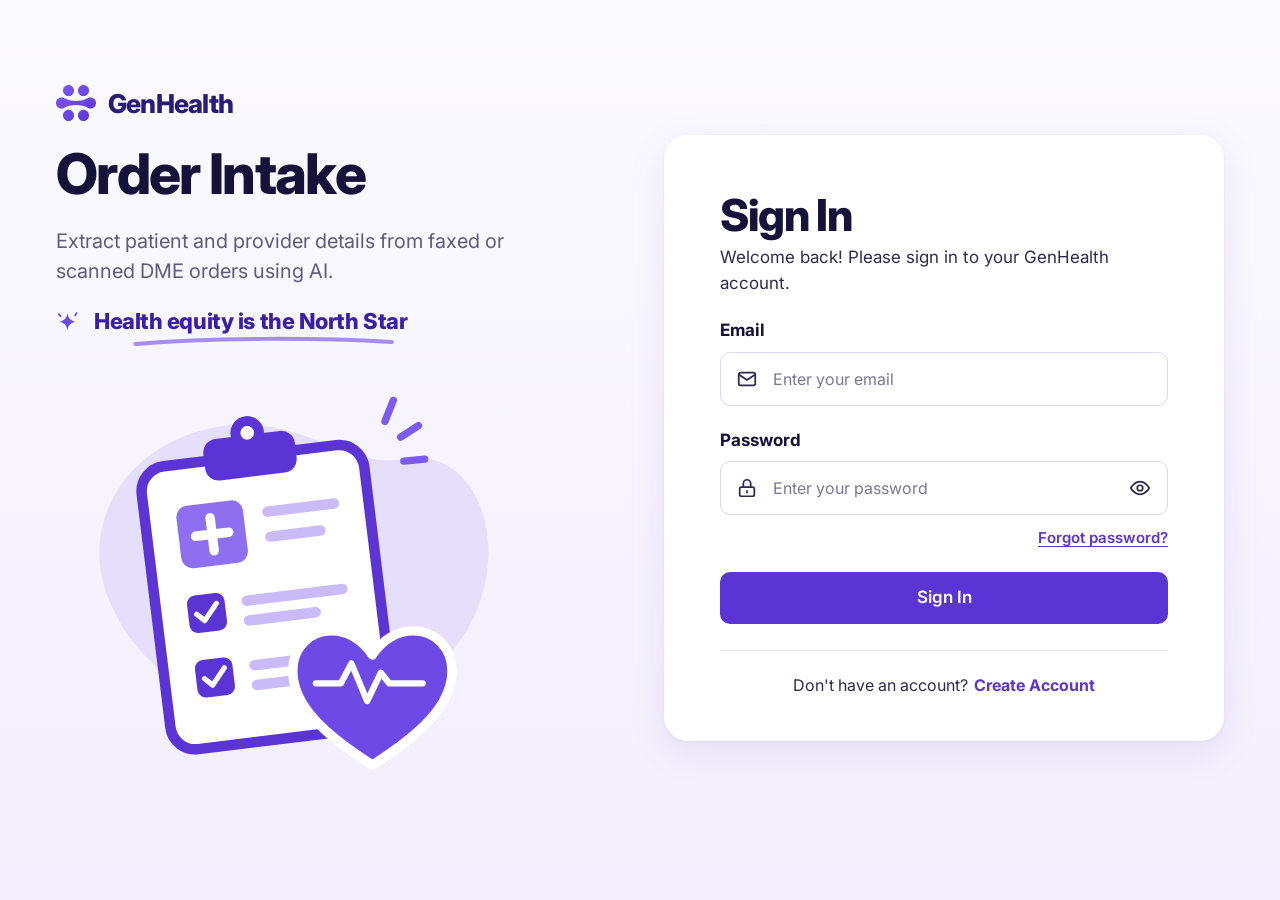
<file: frontend/index.html>
﻿<!doctype html>
<html lang="en">
<head>
<meta charset="utf-8">
<meta name="viewport" content="width=device-width, initial-scale=1">
<title>GenHealth Â· Order Intake</title>
<link rel="icon" type="image/svg+xml" href="genhealth-mark.svg?v=5">
<link rel="preconnect" href="https://fonts.googleapis.com">
<link rel="preconnect" href="https://fonts.gstatic.com" crossorigin>
<link href="https://fonts.googleapis.com/css2?family=Inter:wght@400;500;600;700;800&family=IBM+Plex+Mono:wght@400;500&display=swap" rel="stylesheet">
<link rel="stylesheet" href="styles.css?v=6">
</head>
<body>

<!-- ======================= SIGN IN ======================= -->
<section class="auth" id="v-signin" hidden>
  <div class="auth-body">
    <div class="auth-side">
      <span class="brand"><span class="brand-mark" aria-hidden="true"></span>GenHealth</span>
      <h1>Order Intake</h1>
      <p class="lead">Extract patient and provider details from faxed or scanned DME orders using AI.</p>
      <p class="northstar sm" data-northstar></p>
      <div data-illus></div>
    </div>
    <div class="auth-card">
      <form id="f-signin" novalidate aria-labelledby="signin-h">
        <div><h2 id="signin-h">Sign In</h2><p class="sub">Welcome back! Please sign in to your GenHealth account.</p></div>
        <p class="formerr" id="si-err" role="alert" hidden></p>
        <div class="field" id="si-email-f">
          <label for="si-email">Email</label>
          <div class="inwrap"><i data-icon="mail" data-size="22" class="lead-ic"></i><input class="input has-lead" id="si-email" type="email" autocomplete="email" placeholder="Enter your email" aria-describedby="si-email-e"></div>
          <span class="err" id="si-email-e" hidden></span>
        </div>
        <div class="field" id="si-pw-f">
          <label for="si-pw">Password</label>
          <div class="inwrap"><i data-icon="lock" data-size="22" class="lead-ic"></i><input class="input has-lead has-trail" id="si-pw" type="password" autocomplete="current-password" placeholder="Enter your password" aria-describedby="si-pw-e"><button type="button" class="ghostbtn trail" data-reveal="si-pw" aria-label="Show password"><i data-icon="eye" data-size="22"></i></button></div>
          <span class="err" id="si-pw-e" hidden></span>
        </div>
        <div class="forgot"><button type="button" class="linkbtn" id="forgot">Forgot password?</button></div>
        <p class="formnote" id="forgot-note" hidden>Password reset by email isn't part of this MVP. Ask your administrator to reset your account, or create a new one.</p>
        <button class="btn btn-primary btn-block" type="submit" id="si-btn">Sign In</button>
        <hr>
        <p class="foot">Don't have an account?<a href="#/signup">Create Account</a></p>
      </form>
    </div>
  </div>
</section>

<!-- ======================= CREATE ACCOUNT ======================= -->
<section class="auth" id="v-signup" hidden>
  <div class="auth-top">
    <span class="brand"><span class="brand-mark" aria-hidden="true"></span>GenHealth</span>
    <p class="already" style="margin:0">Already have an account?<a href="#/signin">Sign in</a></p>
  </div>
  <div class="auth-body">
    <div class="auth-side" style="align-items:center;flex:1 1 360px;max-width:460px"><div data-illus></div></div>
    <div class="auth-card">
      <form id="f-signup" novalidate aria-labelledby="signup-h">
        <div style="display:flex;flex-direction:column;gap:10px">
          <h2 id="signup-h">Create Account</h2>
          <p class="northstar sm" data-northstar data-nospark></p>
        </div>
        <p class="desc">Create your GenHealth account to get started with order intake.</p>
        <p class="formerr" id="su-err" role="alert" hidden></p>
        <div class="field" id="su-email-f">
          <label for="su-email">Email</label>
          <div class="inwrap"><i data-icon="mail" data-size="22" class="lead-ic"></i><input class="input has-lead" id="su-email" type="email" autocomplete="email" placeholder="Enter your email" aria-describedby="su-email-e"></div>
          <span class="err" id="su-email-e" hidden></span>
        </div>
        <div class="field" id="su-pw-f">
          <label for="su-pw">Password</label>
          <div class="inwrap"><i data-icon="lock" data-size="22" class="lead-ic"></i><input class="input has-lead has-trail" id="su-pw" type="password" autocomplete="new-password" placeholder="Create a password" aria-describedby="su-pw-e su-rule"><button type="button" class="ghostbtn trail" data-reveal="su-pw" aria-label="Show password"><i data-icon="eye" data-size="22"></i></button></div>
          <span class="err" id="su-pw-e" hidden></span>
        </div>
        <div class="field" id="su-pw2-f">
          <label for="su-pw2">Confirm Password</label>
          <div class="inwrap"><i data-icon="lock" data-size="22" class="lead-ic"></i><input class="input has-lead has-trail" id="su-pw2" type="password" autocomplete="new-password" placeholder="Confirm your password" aria-describedby="su-pw2-e"><button type="button" class="ghostbtn trail" data-reveal="su-pw2" aria-label="Show password"><i data-icon="eye" data-size="22"></i></button></div>
          <span class="err" id="su-pw2-e" hidden></span>
        </div>
        <p class="rule" id="su-rule">Use at least 8 characters with a letter, number, and symbol.</p>
        <button class="btn btn-primary btn-block" type="submit" id="su-btn">Create Account</button>
        <p class="legal">By creating an account, you agree to use it only for orders you're authorized to process.</p>
      </form>
    </div>
  </div>
</section>

<!-- ======================= APP ======================= -->
<div id="shell" hidden>
  <header class="topbar">
    <a href="#/dashboard" class="brand sm" aria-label="GenHealth home"><span class="brand-mark" aria-hidden="true"></span>GenHealth</a>
    <div class="right">
      <a class="intake-pill" href="#/intake"><i data-icon="file" data-size="22"></i><span>Order Intake</span></a>
      <a class="ghostbtn" href="/docs" target="_blank" rel="noopener" aria-label="Help: API documentation (opens in a new tab)" title="API documentation"><i data-icon="help" data-size="24"></i></a>
      <div class="menuwrap">
        <button type="button" class="ghostbtn" id="bellBtn" aria-haspopup="menu" aria-expanded="false" aria-label="Notifications"><i data-icon="bell" data-size="24"></i><span class="dot" id="bellDot" hidden></span></button>
        <div class="menu wide" id="bellMenu" role="menu" hidden></div>
      </div>
      <div class="menuwrap">
        <button type="button" class="avatarbtn" id="userBtn" aria-haspopup="menu" aria-expanded="false" aria-label="Account menu"><span class="avatar" id="uAvatar"></span><i data-icon="chevDown" data-size="18"></i></button>
        <div class="menu" id="userMenu" role="menu" hidden>
          <div class="mhead"><b id="uName"></b><span id="uEmail"></span></div>
          <a href="#/settings" role="menuitem"><i data-icon="settings" data-size="16"></i>Settings</a>
          <button type="button" role="menuitem" class="danger" id="signOut"><i data-icon="logout" data-size="16"></i>Sign out</button>
        </div>
      </div>
    </div>
  </header>

  <div class="app">
    <aside class="sidebar">
      <nav class="nav" aria-label="Main">
        <a href="#/dashboard" data-nav="dashboard"><i data-icon="home" data-size="22"></i>Dashboard</a>
        <a href="#/orders" data-nav="orders"><i data-icon="list" data-size="22"></i>Orders</a>
        <a href="#/reports" data-nav="reports"><i data-icon="bars" data-size="22"></i>Reports</a>
        <a href="#/settings" data-nav="settings"><i data-icon="settings" data-size="22"></i>Settings</a>
      </nav>
    </aside>

    <main class="main" id="main">
      <!-- DASHBOARD -->
      <section class="view" id="v-dashboard" hidden aria-labelledby="dash-h">
        <div class="pagehead">
          <div class="titles"><h1 id="dash-h">Dashboard</h1><p class="northstar sm" data-northstar data-period></p></div>
          <div class="selwrap lg"><i data-icon="calendar" class="lead-ic" data-size="20"></i><label class="sr" for="dash-days">Date range</label>
            <select class="select has-lead" id="dash-days"><option value="7">Last 7 Days</option><option value="30" selected>Last 30 Days</option><option value="90">Last 90 Days</option></select>
            <i data-icon="chevDown" class="chev" data-size="18"></i></div>
        </div>
        <div class="stats" id="dash-kpis"></div>
        <div class="charts">
          <div class="card panel">
            <h2 id="trend-h">Order Trends</h2>
            <div class="chartbox" id="trend" role="img" aria-labelledby="trend-h"></div>
            <p class="chartnote" id="trend-note"></p>
          </div>
          <div class="card panel">
            <h2 id="donut-h">Orders by Status</h2>
            <div class="donutwrap"><div class="chartbox" id="donut"></div><ul class="legend" id="donut-legend" aria-label="Orders by status"></ul></div>
          </div>
        </div>
        <div class="card panel">
          <h2>Recent Orders <a href="#/orders">View All Orders<i data-icon="arrowRight" data-size="18"></i></a></h2>
          <div class="tablebox"><table><thead><tr><th scope="col">Order ID</th><th scope="col">Patient</th><th scope="col">Source</th><th scope="col">Provider</th><th scope="col">Status</th><th scope="col">Created</th></tr></thead><tbody id="dash-recent"></tbody></table></div>
          <div class="emptystate" id="dash-empty" hidden></div>
        </div>
      </section>

      <!-- ORDER INTAKE -->
      <section class="view" id="v-intake" hidden aria-labelledby="in-h">
        <div class="intake-hero">
          <div class="txt">
            <h1 id="in-h">Order Intake</h1>
            <p class="lead">Extract patient and provider details from faxed or scanned DME orders using AI. Every value is checked, and you confirm it before it's saved as ready.</p>
            <p class="northstar" data-northstar></p>
          </div>
          <div class="illus" data-illus></div>
        </div>
        <div class="uploadcard">
          <div class="dropzone" id="drop">
            <i data-icon="cloudUp" data-size="64" class="cloud"></i>
            <h2>Upload an order</h2>
            <p>Drag and drop a PDF or image, or click to browse</p>
            <label class="btn btn-primary filelabel"><i data-icon="upload" data-size="20"></i>Choose File<input type="file" id="up-file" accept="application/pdf,.pdf,image/png,image/jpeg,.png,.jpg,.jpeg" multiple></label>
          </div>
        </div>
        <p class="formats"><i data-icon="file" data-size="18"></i>Supported formats: PDF, PNG, JPG, JPEG<span class="sep" aria-hidden="true">|</span>Max size: 20 MB (PDF), 5 MB (images)</p>
        <div class="card" id="up-card" hidden style="max-width:960px;width:100%;margin:0 auto">
          <div class="panel" style="padding-bottom:4px"><h2>Uploads this session</h2></div>
          <ul class="queue" id="up-queue" aria-live="polite"></ul>
        </div>
      </section>

      <!-- ORDERS -->
      <section class="view" id="v-orders" hidden aria-labelledby="orders-h">
        <div class="pagehead">
          <div class="titles"><h1 id="orders-h">Orders</h1><p class="sub" style="margin:0">Every order you've uploaded or entered, newest first.</p></div>
          <a class="btn btn-primary" href="#/intake"><i data-icon="plus" data-size="18"></i>Upload Order</a>
        </div>
        <div class="toolbar">
          <label class="search"><span class="sr">Search orders</span><i data-icon="search" data-size="18"></i><input type="search" id="ord-q" placeholder="Search by patient, provider, NPI or order ID (GH-â€¦)" autocomplete="off"></label>
          <div class="selwrap"><label class="sr" for="ord-status">Status</label>
            <select class="select" id="ord-status">
              <option value="">All Statuses</option><option value="ready">Processed</option><option value="needs_review">In Review / Needs Attention</option>
              <option value="processing">Processing</option><option value="draft">Draft</option><option value="failed">Failed</option>
            </select><i data-icon="chevDown" class="chev" data-size="16"></i></div>
          <div class="selwrap"><i data-icon="calendar" class="lead-ic" data-size="18"></i><label class="sr" for="ord-days">Date range</label>
            <select class="select has-lead" id="ord-days"><option value="7">Last 7 Days</option><option value="30" selected>Last 30 Days</option><option value="90">Last 90 Days</option><option value="">All Time</option></select>
            <i data-icon="chevDown" class="chev" data-size="16"></i></div>
        </div>
        <div class="card tablecard">
          <div class="tablebox">
            <table><thead><tr><th scope="col">Order ID</th><th scope="col">Patient</th><th scope="col">Provider</th><th scope="col">Status</th><th scope="col">Created</th><th scope="col"><span class="sr">Actions</span></th></tr></thead><tbody id="ord-rows"></tbody></table>
          </div>
          <div class="emptystate" id="ord-empty" hidden></div>
          <div class="tfoot"><span id="ord-showing" aria-live="polite"></span><div class="pager" id="ord-pager"></div></div>
        </div>
      </section>

      <!-- REVIEW -->
      <section class="view" id="v-review" hidden aria-labelledby="rv-h">
        <div class="pagehead">
          <div>
            <nav class="crumbs" aria-label="Breadcrumb"><a href="#/orders"><i data-icon="arrowLeft" data-size="16"></i>Orders</a><span aria-hidden="true">/</span><b id="rv-crumb"></b></nav>
            <h1 id="rv-h">Review Order</h1>
            <p class="sub" id="rv-sub"></p>
          </div>
          <span id="rv-status"></span>
        </div>
        <div class="review">
          <div style="display:flex;flex-direction:column;gap:16px;min-width:0">
            <div class="card statecard" id="rv-processing" hidden>
              <span class="spinner lg" aria-hidden="true"></span><h2>Reading the documentâ€¦</h2>
              <p>Patient and provider details are being extracted and checked. This page updates automatically.</p>
            </div>
            <div class="card statecard" id="rv-failed" hidden>
              <i data-icon="xCircle" data-size="40" style="color:var(--err)"></i><h2>Extraction failed</h2><p id="rv-failed-msg"></p>
              <div style="display:flex;gap:12px;flex-wrap:wrap;justify-content:center">
                <button type="button" class="btn btn-primary" id="rv-retry"><i data-icon="refresh" data-size="18"></i>Retry extraction</button>
                <button type="button" class="btn btn-outline" id="rv-manual">Enter manually</button>
              </div>
            </div>
            <form class="card fieldscard" id="rv-form" novalidate>
              <p class="formerr" id="rv-err" role="alert" hidden></p>
              <div class="section"><h2 class="sechead"><i data-icon="user"></i>Patient Information</h2><div class="section" id="rv-patient"></div></div>
              <div class="divider"></div>
              <div class="section"><h2 class="sechead"><i data-icon="steth"></i>Ordering Provider</h2><div class="section" id="rv-provider"></div></div>
              <div class="notice" id="rv-notice" role="status"></div>
            </form>
          </div>
          <div class="card doccard" id="rv-doc">
            <div class="tabs" role="tablist" aria-label="Source">
              <button type="button" role="tab" id="tab-src" aria-selected="true" aria-controls="pane-src">Source Document</button>
              <button type="button" role="tab" id="tab-json" aria-selected="false" aria-controls="pane-json">Extraction JSON</button>
            </div>
            <div id="pane-src" role="tabpanel" aria-labelledby="tab-src" style="display:flex;flex-direction:column;gap:12px">
              <div class="doctools" id="doc-tools">
                <div class="pagenav">
                  <button type="button" class="iconbtn" id="pg-prev" aria-label="Previous page"><i data-icon="chevLeft" data-size="16"></i></button>
                  <span id="pg-label" aria-live="polite">Page 1 of 1</span>
                  <button type="button" class="iconbtn" id="pg-next" aria-label="Next page"><i data-icon="chevRight" data-size="16"></i></button>
                </div>
                <div class="zoom"><label class="sr" for="zoom">Zoom</label>
                  <select id="zoom"><option value="fit">Fit width</option><option value="0.5">50%</option><option value="0.75">75%</option><option value="1">100%</option><option value="1.25">125%</option><option value="1.5">150%</option><option value="2">200%</option></select>
                  <i data-icon="chevDown" data-size="16"></i></div>
              </div>
              <div class="viewer" id="viewer"></div>
            </div>
            <div id="pane-json" role="tabpanel" aria-labelledby="tab-json" hidden><pre class="json mono" id="json"></pre></div>
          </div>
        </div>
        <div class="actionsbar" id="rv-actions">
          <div class="grp">
            <a class="btn btn-outline" href="#/orders"><i data-icon="arrowLeft" data-size="18"></i>Back</a>
            <button type="button" class="btn btn-danger" id="rv-delete"><i data-icon="trash" data-size="18"></i>Delete</button>
          </div>
          <div class="grp">
            <button type="button" class="btn btn-soft" id="rv-draft">Save as Draft</button>
            <button type="button" class="btn btn-primary" id="rv-approve"><i data-icon="check" data-size="18"></i>Approve &amp; Save</button>
          </div>
        </div>
      </section>

      <!-- REPORTS -->
      <section class="view" id="v-reports" hidden aria-labelledby="rep-h">
        <div class="pagehead">
          <div class="titles"><h1 id="rep-h">Reports</h1><p class="sub" style="margin:0">Order volume and outcomes for the selected period, compared with the period before.</p></div>
          <div style="display:flex;gap:12px;flex-wrap:wrap">
            <div class="selwrap lg" style="flex-basis:220px"><i data-icon="calendar" class="lead-ic" data-size="20"></i><label class="sr" for="rep-days">Date range</label>
              <select class="select has-lead" id="rep-days"><option value="7">Last 7 Days</option><option value="30" selected>Last 30 Days</option><option value="90">Last 90 Days</option></select>
              <i data-icon="chevDown" class="chev" data-size="18"></i></div>
            <button type="button" class="btn btn-primary" id="rep-csv" style="height:50px"><i data-icon="download" data-size="18"></i>Download CSV</button>
          </div>
        </div>
        <div class="card panel">
          <h2>Outcome summary</h2>
          <div class="tablebox"><table class="rtable"><thead><tr><th scope="col">Metric</th><th scope="col" class="num">This period</th><th scope="col" class="num">Previous period</th><th scope="col" class="num">Change</th></tr></thead><tbody id="rep-summary"></tbody></table></div>
        </div>
        <div class="card panel">
          <h2>Daily volume</h2>
          <div class="tablebox" style="max-height:420px;overflow:auto"><table class="rtable"><thead><tr><th scope="col">Date</th><th scope="col" class="num">Orders created</th></tr></thead><tbody id="rep-daily"></tbody></table></div>
        </div>
      </section>

      <!-- SETTINGS -->
      <section class="view" id="v-settings" hidden aria-labelledby="set-h">
        <div class="pagehead"><div class="titles"><h1 id="set-h">Settings</h1><p class="sub" style="margin:0">Your account and API access.</p></div></div>
        <div class="settings">
          <div class="card panel">
            <h2>Account</h2>
            <div style="display:flex;align-items:center;gap:14px"><span class="avatar lg" id="set-avatar"></span><div><b id="set-name" style="font-size:16px"></b><div style="color:var(--muted)" id="set-email"></div></div></div>
            <dl class="kv"><dt>Email</dt><dd id="set-email2"></dd><dt>Member since</dt><dd id="set-since"></dd><dt>Data access</dt><dd>You can only see orders created by this account.</dd></dl>
            <div><button type="button" class="btn btn-outline" id="set-signout"><i data-icon="logout" data-size="18"></i>Sign out</button></div>
          </div>
          <div class="card panel">
            <h2>API</h2>
            <p style="margin:0;color:var(--muted)">Everything in this app is available over the REST API with the same bearer token.</p>
            <div><a class="btn btn-soft" href="/docs" target="_blank" rel="noopener"><i data-icon="code" data-size="18"></i>Open API documentation</a></div>
          </div>
        </div>
      </section>
    </main>
  </div>
</div>

<div class="toast" id="toast" role="status" hidden></div>
<script src="app.js?v=5"></script>
</body>
</html>
</file>
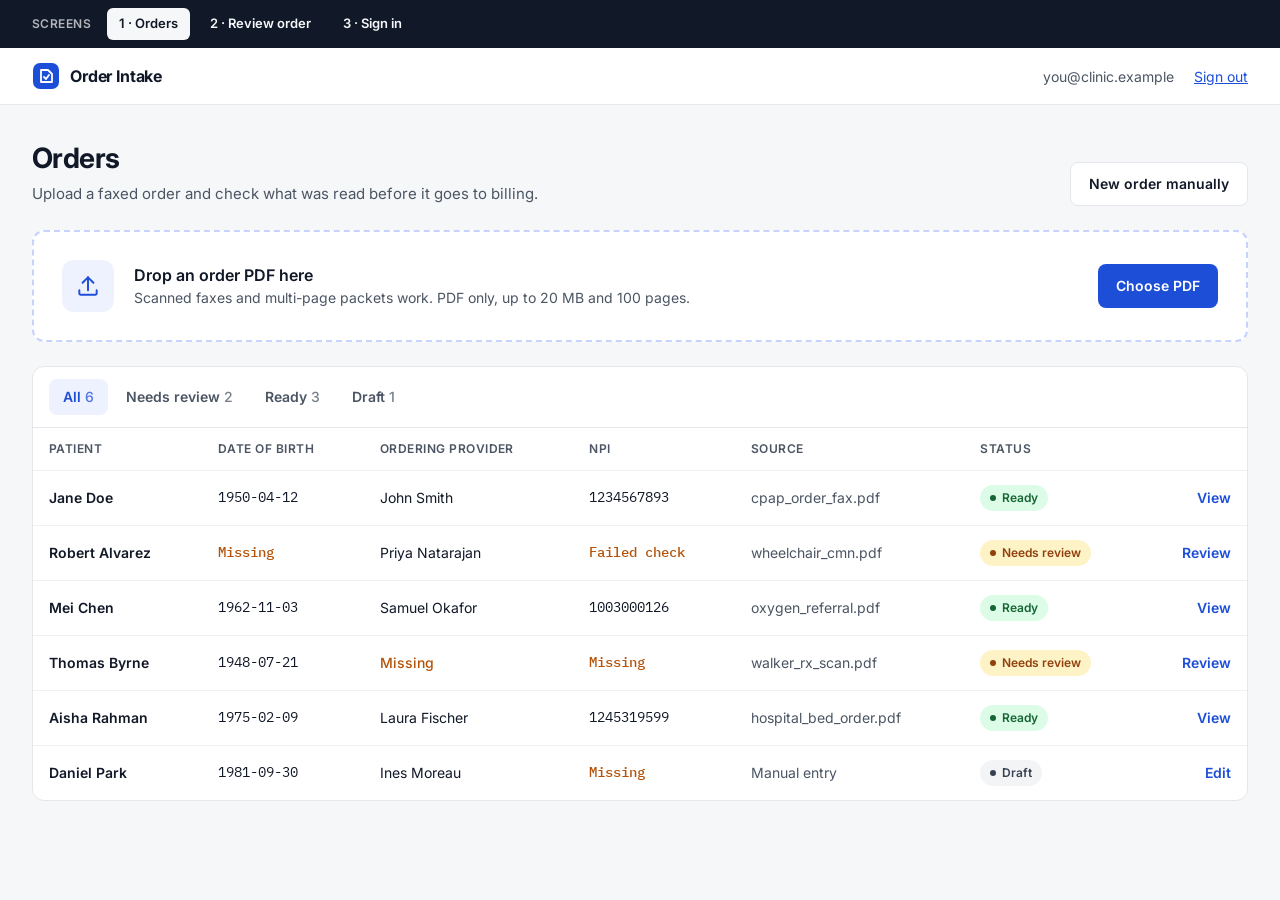
<file: design/order-intake-ui.html>
<!doctype html>
<html lang="en">
<head>
<meta charset="utf-8">
<meta name="viewport" content="width=device-width, initial-scale=1">
<title>Order Intake UI</title>
<link rel="preconnect" href="https://fonts.googleapis.com">
<link href="https://fonts.googleapis.com/css2?family=Inter:wght@400;500;600;700&family=IBM+Plex+Mono:wght@400;500&display=swap" rel="stylesheet">
<style>
:root{
  --bg:#F6F7F9; --surface:#FFFFFF; --ink:#111827; --muted:#4B5563; --line:#E5E7EB; --line-soft:#F0F1F3;
  --accent:#1D4ED8; --accent-ink:#1E3A8A; --accent-soft:#EEF2FF; --accent-ring:#C7D2FE;
  --ok-bg:#DCFCE7; --ok-fg:#166534; --warn-bg:#FEF3C7; --warn-fg:#92400E; --warn-line:#F59E0B;
  --err-bg:#FEE2E2; --err-fg:#991B1B; --draft-bg:#F3F4F6; --draft-fg:#374151; --flag:#B45309;
}
@media (prefers-color-scheme: dark){
  :root:not([data-theme="light"]){
    --bg:#0F1115; --surface:#171A21; --ink:#F3F4F6; --muted:#A1A8B5; --line:#2A2F3A; --line-soft:#222731;
    --accent:#7AA2FF; --accent-ink:#A9C1FF; --accent-soft:#1C2540; --accent-ring:#33457A;
    --ok-bg:#12301F; --ok-fg:#86EFAC; --warn-bg:#3A2A0C; --warn-fg:#FCD34D; --warn-line:#D97706;
    --err-bg:#3B1515; --err-fg:#FCA5A5; --draft-bg:#252A33; --draft-fg:#D1D5DB; --flag:#FBBF24;
  }
}
:root[data-theme="dark"]{
  --bg:#0F1115; --surface:#171A21; --ink:#F3F4F6; --muted:#A1A8B5; --line:#2A2F3A; --line-soft:#222731;
  --accent:#7AA2FF; --accent-ink:#A9C1FF; --accent-soft:#1C2540; --accent-ring:#33457A;
  --ok-bg:#12301F; --ok-fg:#86EFAC; --warn-bg:#3A2A0C; --warn-fg:#FCD34D; --warn-line:#D97706;
  --err-bg:#3B1515; --err-fg:#FCA5A5; --draft-bg:#252A33; --draft-fg:#D1D5DB; --flag:#FBBF24;
}
*{box-sizing:border-box}
body{margin:0;background:var(--bg);color:var(--ink);font:15px/1.5 Inter,system-ui,sans-serif}
a{color:var(--accent)} a:hover{color:var(--accent-ink)}
.mono{font-family:'IBM Plex Mono',ui-monospace,monospace}
.wrap{max-width:1280px;margin:0 auto;padding:0 32px}
@media (max-width:640px){.wrap{padding:0 16px}}
.btn{height:44px;padding:0 18px;border-radius:8px;font:inherit;font-size:14px;font-weight:600;cursor:pointer;display:inline-flex;align-items:center;justify-content:center;gap:8px;text-decoration:none}
.btn-primary{background:var(--accent);color:#fff;border:0}
:root[data-theme="dark"] .btn-primary{color:#0F1115}
@media (prefers-color-scheme: dark){:root:not([data-theme="light"]) .btn-primary{color:#0F1115}}
.btn-secondary{background:var(--surface);color:var(--ink);border:1px solid var(--line)}
.btn-danger{background:transparent;color:var(--err-fg);border:1px solid var(--line)}
.card{background:var(--surface);border:1px solid var(--line);border-radius:12px}
.pill{display:inline-flex;align-items:center;gap:6px;padding:4px 10px;border-radius:999px;font-size:12px;font-weight:600;white-space:nowrap}
.pill::before{content:"";width:6px;height:6px;border-radius:3px;background:currentColor}
.ready{background:var(--ok-bg);color:var(--ok-fg)} .needs_review{background:var(--warn-bg);color:var(--warn-fg)} .draft{background:var(--draft-bg);color:var(--draft-fg)}
.sr{position:absolute;width:1px;height:1px;overflow:hidden;clip:rect(0 0 0 0)}

/* screen switcher (design-review only) */
.switcher{position:sticky;top:0;z-index:5;background:var(--ink);color:var(--bg)}
.switcher .wrap{display:flex;flex-wrap:wrap;align-items:center;gap:8px;padding-top:8px;padding-bottom:8px}
.switcher span{font-size:12px;font-weight:600;letter-spacing:.04em;text-transform:uppercase;opacity:.7;margin-right:8px}
.switcher button{height:32px;padding:0 12px;border-radius:6px;border:0;background:transparent;color:inherit;font:inherit;font-size:13px;font-weight:600;cursor:pointer}
.switcher button[aria-selected="true"]{background:var(--bg);color:var(--ink)}
.screen{display:none} .screen.on{display:block}

/* app header */
.topbar{background:var(--surface);border-bottom:1px solid var(--line)}
.topbar .wrap{display:flex;flex-wrap:wrap;align-items:center;justify-content:space-between;gap:16px;padding-top:14px;padding-bottom:14px}
.brand{display:flex;align-items:center;gap:10px;font-weight:700;font-size:16px;letter-spacing:-.01em}
.topbar nav{display:flex;align-items:center;gap:20px;font-size:14px;color:var(--muted)}

main{padding:32px 0 64px}
.stack{display:flex;flex-direction:column;gap:24px}
.head{display:flex;flex-wrap:wrap;align-items:flex-end;justify-content:space-between;gap:16px}
h1{margin:0;font-size:28px;font-weight:700;letter-spacing:-.02em}
.sub{margin:4px 0 0;color:var(--muted)}

.drop{border:2px dashed var(--accent-ring);border-radius:12px;background:var(--surface);padding:28px;display:flex;flex-wrap:wrap;align-items:center;gap:20px}
.drop.over{background:var(--accent-soft);border-color:var(--accent)}
.drop .ico{width:52px;height:52px;border-radius:12px;background:var(--accent-soft);display:flex;align-items:center;justify-content:center;flex:none;color:var(--accent)}
.drop .txt{flex:999 1 320px}
.drop p{margin:0}
.drop .t1{font-weight:600;font-size:16px} .drop .t2{font-size:14px;color:var(--muted)}
.filelabel{position:relative}
.filelabel input{position:absolute;inset:0;opacity:0;cursor:pointer}

.tabs{display:flex;flex-wrap:wrap;gap:4px;padding:12px 16px;border-bottom:1px solid var(--line)}
.tabs button{height:36px;padding:0 14px;border-radius:8px;border:0;background:transparent;color:var(--muted);font:inherit;font-size:14px;font-weight:600;cursor:pointer}
.tabs button[aria-selected="true"]{background:var(--accent-soft);color:var(--accent)}
.tabs .n{font-weight:500;opacity:.75;margin-left:4px}
.tablebox{overflow-x:auto}
table{width:100%;min-width:880px;border-collapse:collapse;font-size:14px}
th{text-align:left;color:var(--muted);font-size:12px;text-transform:uppercase;letter-spacing:.04em;font-weight:600;padding:12px 16px}
td{padding:14px 16px;border-top:1px solid var(--line-soft)}
td.flag{color:var(--flag);font-weight:500}
.empty{margin:0;padding:32px 16px;text-align:center;color:var(--muted)}

/* review */
.banner{display:flex;flex-wrap:wrap;gap:12px;align-items:flex-start;padding:16px 18px;border-radius:12px;background:var(--warn-bg);color:var(--warn-fg);border:1px solid var(--warn-line)}
.banner p{margin:0}
.split{display:flex;flex-wrap:wrap;gap:24px;align-items:flex-start}
.docpane{flex:1 1 420px;min-width:0;padding:16px;display:flex;flex-direction:column;gap:12px}
.page{aspect-ratio:8.5/11;border-radius:8px;background:repeating-linear-gradient(0deg,var(--line-soft) 0 1px,transparent 1px 22px),var(--bg);border:1px solid var(--line);display:flex;align-items:center;justify-content:center;color:var(--muted);font-size:14px;text-align:center;padding:24px}
.thumbs{display:flex;gap:8px}
.thumbs button{width:56px;height:72px;border-radius:6px;border:1px solid var(--line);background:var(--bg);font:inherit;font-size:12px;color:var(--muted);cursor:pointer}
.thumbs button[aria-current="true"]{border:2px solid var(--accent);color:var(--accent);font-weight:600}
.fields{flex:999 1 480px;min-width:0;padding:24px;display:flex;flex-direction:column;gap:20px}
.field{display:flex;flex-direction:column;gap:6px}
.field .row{display:flex;justify-content:space-between;align-items:center;gap:12px}
.field label{font-size:14px;font-weight:600}
.field input{height:44px;padding:0 12px;border-radius:8px;border:1px solid var(--line);background:var(--surface);color:var(--ink);font:inherit;font-size:15px}
.field input:focus{outline:2px solid var(--accent);outline-offset:1px}
.field.bad input{border-color:var(--warn-line);background:var(--warn-bg)}
.field .src{font-size:13px;color:var(--muted)}
.field .issue{font-size:13px;color:var(--warn-fg);font-weight:500}
.tag{font-size:12px;font-weight:600;padding:2px 8px;border-radius:999px}
.tag.ok{background:var(--ok-bg);color:var(--ok-fg)} .tag.miss{background:var(--warn-bg);color:var(--warn-fg)} .tag.err{background:var(--err-bg);color:var(--err-fg)}
.grid2{display:grid;grid-template-columns:repeat(2,minmax(0,1fr));gap:16px}
@media (max-width:560px){.grid2{grid-template-columns:minmax(0,1fr)}}
.actions{display:flex;flex-wrap:wrap;gap:12px;justify-content:space-between;border-top:1px solid var(--line);padding-top:20px}

/* sign in */
.auth{min-height:calc(100vh - 48px);display:flex;flex-wrap:wrap}
.auth .side{flex:1 1 420px;background:var(--accent);color:#fff;padding:64px 48px;display:flex;flex-direction:column;justify-content:center;gap:28px}
:root[data-theme="dark"] .auth .side{background:var(--accent-soft);color:var(--ink)}
@media (prefers-color-scheme: dark){:root:not([data-theme="light"]) .auth .side{background:var(--accent-soft);color:var(--ink)}}
.auth .side h2{margin:0;font-size:34px;line-height:1.15;letter-spacing:-.02em;max-width:460px}
.auth .side ul{margin:0;padding:0;list-style:none;display:flex;flex-direction:column;gap:14px;max-width:460px}
.auth .side li{display:flex;gap:12px;align-items:flex-start}
.auth .form{flex:1 1 420px;display:flex;align-items:center;justify-content:center;padding:48px 24px}
.auth form{width:100%;max-width:380px;display:flex;flex-direction:column;gap:18px}
.seg{display:grid;grid-template-columns:repeat(2,minmax(0,1fr));background:var(--draft-bg);border-radius:10px;padding:4px}
.seg button{height:40px;border:0;border-radius:8px;background:transparent;color:var(--muted);font:inherit;font-weight:600;cursor:pointer}
.seg button[aria-selected="true"]{background:var(--surface);color:var(--ink);box-shadow:0 1px 2px rgba(0,0,0,.08)}
.hint{font-size:13px;color:var(--muted);margin:0}
</style>
</head>
<body>

<div class="switcher" role="tablist" aria-label="Design screens">
  <div class="wrap">
    <span>Screens</span>
    <button role="tab" aria-selected="true" data-screen="orders">1 · Orders</button>
    <button role="tab" aria-selected="false" data-screen="review">2 · Review order</button>
    <button role="tab" aria-selected="false" data-screen="signin">3 · Sign in</button>
  </div>
</div>

<!-- ============ SCREEN 1: ORDERS ============ -->
<section class="screen on" id="orders" aria-label="Orders dashboard">
  <header class="topbar"><div class="wrap">
    <div class="brand">
      <svg width="28" height="28" viewBox="0 0 28 28" fill="none" aria-hidden="true"><rect x="1" y="1" width="26" height="26" rx="7" fill="var(--accent)"/><path d="M9 8h7l4 4v8H9z" stroke="#fff" stroke-width="1.8" stroke-linejoin="round"/><path d="M12 15l2 2 3-4" stroke="#fff" stroke-width="1.8" stroke-linecap="round" stroke-linejoin="round"/></svg>
      Order Intake
    </div>
    <nav aria-label="Account"><span>you@clinic.example</span><a href="#" data-go="signin">Sign out</a></nav>
  </div></header>

  <main><div class="wrap stack">
    <div class="head">
      <div><h1>Orders</h1><p class="sub">Upload a faxed order and check what was read before it goes to billing.</p></div>
      <button class="btn btn-secondary" type="button">New order manually</button>
    </div>

    <div class="drop" id="drop">
      <div class="ico"><svg width="26" height="26" viewBox="0 0 24 24" fill="none" stroke="currentColor" stroke-width="1.8" stroke-linecap="round" stroke-linejoin="round" aria-hidden="true"><path d="M12 16V4"/><path d="M7 9l5-5 5 5"/><path d="M4 16v3a1 1 0 0 0 1 1h14a1 1 0 0 0 1-1v-3"/></svg></div>
      <div class="txt"><p class="t1" id="dropTitle">Drop an order PDF here</p><p class="t2">Scanned faxes and multi-page packets work. PDF only, up to 20 MB and 100 pages.</p></div>
      <label class="btn btn-primary filelabel">Choose PDF<input type="file" accept="application/pdf" id="file"></label>
    </div>

    <div class="card" style="overflow:hidden">
      <div class="tabs" role="tablist" aria-label="Filter by status" id="tabs"></div>
      <div class="tablebox">
        <table>
          <thead><tr><th scope="col">Patient</th><th scope="col">Date of birth</th><th scope="col">Ordering provider</th><th scope="col">NPI</th><th scope="col">Source</th><th scope="col">Status</th><th scope="col"><span class="sr">Actions</span></th></tr></thead>
          <tbody id="rows"></tbody>
        </table>
      </div>
      <p class="empty" id="empty" hidden>No orders with this status.</p>
    </div>
  </div></main>
</section>

<!-- ============ SCREEN 2: REVIEW ============ -->
<section class="screen" id="review" aria-label="Review extracted order">
  <header class="topbar"><div class="wrap">
    <div class="brand">
      <svg width="28" height="28" viewBox="0 0 28 28" fill="none" aria-hidden="true"><rect x="1" y="1" width="26" height="26" rx="7" fill="var(--accent)"/><path d="M9 8h7l4 4v8H9z" stroke="#fff" stroke-width="1.8" stroke-linejoin="round"/><path d="M12 15l2 2 3-4" stroke="#fff" stroke-width="1.8" stroke-linecap="round" stroke-linejoin="round"/></svg>
      Order Intake
    </div>
    <nav aria-label="Account"><span>you@clinic.example</span><a href="#" data-go="signin">Sign out</a></nav>
  </div></header>

  <main><div class="wrap stack">
    <div class="head">
      <div>
        <a href="#" data-go="orders" style="font-size:14px;font-weight:600;text-decoration:none">← All orders</a>
        <h1 style="margin-top:8px">Order #1042 <span class="pill needs_review" style="vertical-align:middle;margin-left:8px">Needs review</span></h1>
        <p class="sub">From <span class="mono">wheelchair_cmn.pdf</span> · 3 pages · uploaded today</p>
      </div>
    </div>

    <div class="banner" role="status">
      <svg width="20" height="20" viewBox="0 0 24 24" fill="none" stroke="currentColor" stroke-width="2" stroke-linecap="round" stroke-linejoin="round" aria-hidden="true" style="flex:none;margin-top:2px"><path d="M12 9v4"/><path d="M12 17h.01"/><path d="M10.3 3.9 1.8 18a2 2 0 0 0 1.7 3h17a2 2 0 0 0 1.7-3L13.7 3.9a2 2 0 0 0-3.4 0z"/></svg>
      <div><p style="font-weight:600">2 fields need attention before this order is ready</p>
      <p style="font-size:14px">Nothing was guessed. Fields the document didn't clearly contain, or that failed a check, were left empty.</p></div>
    </div>

    <div class="split">
      <div class="card docpane" aria-label="Uploaded document">
        <div class="page">PDF preview<br>Page 1 of 3</div>
        <div class="thumbs" aria-label="Pages">
          <button type="button" aria-current="true">1</button><button type="button">2</button><button type="button">3</button>
        </div>
      </div>

      <form class="card fields" aria-label="Extracted fields" onsubmit="return false">
        <h2 style="margin:0;font-size:18px">Patient</h2>
        <div class="grid2">
          <div class="field">
            <div class="row"><label for="fn">First name</label><span class="tag ok">Extracted</span></div>
            <input id="fn" value="Robert">
            <span class="src">Read from: <span class="mono">“ALVAREZ, ROBERT J”</span> · page 1</span>
          </div>
          <div class="field">
            <div class="row"><label for="ln">Last name</label><span class="tag ok">Extracted</span></div>
            <input id="ln" value="Alvarez">
            <span class="src">Read from: <span class="mono">“ALVAREZ, ROBERT J”</span> · page 1</span>
          </div>
        </div>
        <div class="field bad">
          <div class="row"><label for="dob">Date of birth</label><span class="tag miss">Missing</span></div>
          <input id="dob" class="mono" placeholder="YYYY-MM-DD" aria-describedby="dob-issue">
          <span class="issue" id="dob-issue">Not extracted: the DOB field on the form is blank.</span>
        </div>

        <h2 style="margin:8px 0 0;font-size:18px">Ordering provider</h2>
        <div class="field">
          <div class="row"><label for="pn">Provider name</label><span class="tag ok">Extracted</span></div>
          <input id="pn" value="Priya Natarajan">
          <span class="src">Read from: <span class="mono">“Priya Natarajan, MD”</span> · signature block, page 2</span>
        </div>
        <div class="field bad">
          <div class="row"><label for="npi">NPI</label><span class="tag err">Failed check</span></div>
          <input id="npi" class="mono" inputmode="numeric" placeholder="10 digits" aria-describedby="npi-issue">
          <span class="issue" id="npi-issue">Read “1234567890”, which failed the NPI check digit, so it was not saved. Enter it from the document.</span>
        </div>

        <div class="actions">
          <button class="btn btn-danger" type="button">Delete order</button>
          <div style="display:flex;gap:12px;flex-wrap:wrap">
            <button class="btn btn-secondary" type="button" data-go="orders">Cancel</button>
            <button class="btn btn-primary" type="submit">Save changes</button>
          </div>
        </div>
      </form>
    </div>
  </div></main>
</section>

<!-- ============ SCREEN 3: SIGN IN ============ -->
<section class="screen" id="signin" aria-label="Sign in">
  <div class="auth">
    <div class="side">
      <div class="brand" style="font-size:18px">
        <svg width="32" height="32" viewBox="0 0 28 28" fill="none" aria-hidden="true"><rect x="1" y="1" width="26" height="26" rx="7" fill="currentColor" opacity=".18"/><path d="M9 8h7l4 4v8H9z" stroke="currentColor" stroke-width="1.8" stroke-linejoin="round"/><path d="M12 15l2 2 3-4" stroke="currentColor" stroke-width="1.8" stroke-linecap="round" stroke-linejoin="round"/></svg>
        Order Intake
      </div>
      <h2>Faxed DME orders in, checked data out.</h2>
      <ul>
        <li><svg width="20" height="20" viewBox="0 0 24 24" fill="none" stroke="currentColor" stroke-width="2" stroke-linecap="round" stroke-linejoin="round" aria-hidden="true" style="flex:none;margin-top:2px"><path d="M20 6 9 17l-5-5"/></svg>Upload scanned or digital PDFs, including multi-page packets.</li>
        <li><svg width="20" height="20" viewBox="0 0 24 24" fill="none" stroke="currentColor" stroke-width="2" stroke-linecap="round" stroke-linejoin="round" aria-hidden="true" style="flex:none;margin-top:2px"><path d="M20 6 9 17l-5-5"/></svg>Patient name, date of birth, provider and NPI are read and validated.</li>
        <li><svg width="20" height="20" viewBox="0 0 24 24" fill="none" stroke="currentColor" stroke-width="2" stroke-linecap="round" stroke-linejoin="round" aria-hidden="true" style="flex:none;margin-top:2px"><path d="M20 6 9 17l-5-5"/></svg>Anything unclear is left for you to review, never guessed.</li>
      </ul>
    </div>
    <div class="form">
      <form onsubmit="return false" aria-label="Sign in form">
        <div class="seg" role="tablist" aria-label="Account">
          <button type="button" role="tab" aria-selected="true" id="tabIn">Sign in</button>
          <button type="button" role="tab" aria-selected="false" id="tabUp">Create account</button>
        </div>
        <div class="field"><label for="em">Email</label><input id="em" type="email" autocomplete="email" placeholder="you@clinic.example"></div>
        <div class="field"><label for="pw">Password</label><input id="pw" type="password" autocomplete="current-password"><p class="hint" id="pwHint" hidden>At least 8 characters.</p></div>
        <button class="btn btn-primary" type="submit" id="authBtn" data-go="orders">Sign in</button>
        <p class="hint">Each account sees only its own orders.</p>
      </form>
    </div>
  </div>
</section>

<script>
(function(){
  // ---- screen switcher (design review only) ----
  const tabs = document.querySelectorAll('.switcher button');
  function show(id){
    document.querySelectorAll('.screen').forEach(s => s.classList.toggle('on', s.id === id));
    tabs.forEach(t => t.setAttribute('aria-selected', String(t.dataset.screen === id)));
    window.scrollTo(0,0);
  }
  tabs.forEach(t => t.addEventListener('click', () => show(t.dataset.screen)));
  document.addEventListener('click', e => {
    const go = e.target.closest('[data-go]');
    if (go){ e.preventDefault(); show(go.dataset.go); }
  });

  // ---- orders table (sample data mirrors the API's OrderOut shape) ----
  const LABEL = {ready:'Ready', needs_review:'Needs review', draft:'Draft'};
  const ACTION = {ready:'View', needs_review:'Review', draft:'Edit'};
  const orders = [
    {patient:'Jane Doe', dob:'1950-04-12', provider:'John Smith', npi:'1234567893', source:'cpap_order_fax.pdf', status:'ready'},
    {patient:'Robert Alvarez', dob:null, provider:'Priya Natarajan', npi:null, npiIssue:'Failed check', source:'wheelchair_cmn.pdf', status:'needs_review'},
    {patient:'Mei Chen', dob:'1962-11-03', provider:'Samuel Okafor', npi:'1003000126', source:'oxygen_referral.pdf', status:'ready'},
    {patient:'Thomas Byrne', dob:'1948-07-21', provider:null, npi:null, source:'walker_rx_scan.pdf', status:'needs_review'},
    {patient:'Aisha Rahman', dob:'1975-02-09', provider:'Laura Fischer', npi:'1245319599', source:'hospital_bed_order.pdf', status:'ready'},
    {patient:'Daniel Park', dob:'1981-09-30', provider:'Ines Moreau', npi:null, source:'Manual entry', status:'draft'},
  ];
  let filter = 'all';
  const esc = s => String(s).replace(/[&<>"]/g, c => ({'&':'&amp;','<':'&lt;','>':'&gt;','"':'&quot;'}[c]));
  const cell = (v, alt, mono) => v
    ? `<td${mono?' class="mono"':''}>${esc(v)}</td>`
    : `<td class="flag${mono?' mono':''}">${esc(alt || 'Missing')}</td>`;
  function render(){
    const defs = [['all','All'],['needs_review','Needs review'],['ready','Ready'],['draft','Draft']];
    document.getElementById('tabs').innerHTML = defs.map(([id,l]) => {
      const n = id === 'all' ? orders.length : orders.filter(o => o.status === id).length;
      return `<button type="button" role="tab" aria-selected="${id===filter}" data-f="${id}">${l}<span class="n">${n}</span></button>`;
    }).join('');
    const rows = orders.filter(o => filter === 'all' || o.status === filter);
    document.getElementById('rows').innerHTML = rows.map(o => `<tr>
      <td style="font-weight:600">${esc(o.patient)}</td>${cell(o.dob,null,true)}${cell(o.provider)}${cell(o.npi,o.npiIssue,true)}
      <td style="color:var(--muted)">${esc(o.source)}</td>
      <td><span class="pill ${o.status}">${LABEL[o.status]}</span></td>
      <td style="text-align:right"><a href="#" data-go="review" style="font-weight:600;text-decoration:none">${ACTION[o.status]}</a></td>
    </tr>`).join('');
    document.getElementById('empty').hidden = rows.length > 0;
  }
  document.getElementById('tabs').addEventListener('click', e => {
    const b = e.target.closest('[data-f]'); if (b){ filter = b.dataset.f; render(); }
  });
  render();

  // ---- drop zone feedback ----
  const drop = document.getElementById('drop'), title = document.getElementById('dropTitle');
  ['dragenter','dragover'].forEach(ev => drop.addEventListener(ev, e => { e.preventDefault(); drop.classList.add('over'); }));
  ['dragleave','drop'].forEach(ev => drop.addEventListener(ev, e => { e.preventDefault(); drop.classList.remove('over'); }));
  drop.addEventListener('drop', e => { const f = e.dataTransfer.files[0]; if (f) title.textContent = 'Reading ' + f.name + '…'; });
  document.getElementById('file').addEventListener('change', e => { const f = e.target.files[0]; if (f) title.textContent = 'Reading ' + f.name + '…'; });

  // ---- sign in / create account toggle ----
  const tIn = document.getElementById('tabIn'), tUp = document.getElementById('tabUp');
  function mode(up){
    tIn.setAttribute('aria-selected', String(!up)); tUp.setAttribute('aria-selected', String(up));
    document.getElementById('authBtn').textContent = up ? 'Create account' : 'Sign in';
    document.getElementById('pwHint').hidden = !up;
    document.getElementById('pw').autocomplete = up ? 'new-password' : 'current-password';
  }
  tIn.addEventListener('click', () => mode(false)); tUp.addEventListener('click', () => mode(true));
})();
</script>
</body>
</html>
</file>
<file: frontend/styles.css>
:root{
  color-scheme: light;
  --bg:#F6F4FC; --surface:#FFFFFF; --ink:#16123A; --ink-2:#2E2A4F; --muted:#5F5B78; --line:#E6E2F3; --line-2:#F0EDF8;
  --primary:#5B34D6; --primary-hover:#4A26BF; --primary-soft:#EEEAFD; --primary-softer:#F7F5FF; --primary-ring:rgba(91,52,214,.22);
  --deep:#2A1A7A; --tagline:#3B1FA8;
  --side-1:#2B1B7C; --side-2:#4527A8;
  --ok:#15803D; --ok-bg:#E7F6EC; --ok-mark:#16A34A;
  --info:#1D5BD8; --info-bg:#E8F0FE; --info-mark:#3B82F6;
  --warn:#8F5200; --warn-bg:#FFF3DC; --warn-line:#F5C26B; --warn-mark:#F59E0B;
  --err:#B42318; --err-bg:#FDECEC; --err-mark:#DC2626;
  --draft:#5B3FC4; --draft-bg:#F1EDFE; --draft-mark:#8B5CF6;
  --radius:14px; --shadow:0 1px 2px rgba(22,18,58,.04),0 4px 16px rgba(22,18,58,.05);
}
*{box-sizing:border-box}
html,body{margin:0}
body{background:var(--bg);color:var(--ink);font:14px/1.5 Inter,system-ui,-apple-system,"Segoe UI",sans-serif;-webkit-font-smoothing:antialiased}
a{color:var(--primary);text-decoration:none} a:hover{color:var(--primary-hover)}
button,input,select{font:inherit;color:inherit}
h1,h2,h3{margin:0;letter-spacing:-.02em}
.mono{font-family:"IBM Plex Mono",ui-monospace,monospace}
.sr{position:absolute;width:1px;height:1px;overflow:hidden;clip:rect(0 0 0 0);white-space:nowrap}
[hidden]{display:none!important}
svg.ic{flex:none;display:block}
:focus-visible{outline:2px solid var(--primary);outline-offset:2px}

/* ---------- brand ---------- */
.brand{display:inline-flex;align-items:center;gap:12px;font-weight:800;font-size:26px;letter-spacing:-.03em;color:var(--deep)}
.brand-mark{width:40px;height:40px;flex:none;background:linear-gradient(135deg,#7B5BF0,#5B34D6);-webkit-mask:url(genhealth-mark.svg?v=5) center/contain no-repeat;mask:url(genhealth-mark.svg?v=5) center/contain no-repeat}
.brand.sm{font-size:22px;gap:10px} .brand.sm .brand-mark{width:34px;height:34px}

/* North-star tagline with sparkle and hand-drawn underline */
.northstar{display:inline-flex;align-items:flex-start;gap:12px;margin:0;color:var(--tagline);font-weight:800;font-size:28px;letter-spacing:-.02em;line-height:1.2}
.northstar .spark{color:#6D4AE6;margin-top:2px}
.northstar .txt{position:relative;display:inline-block;padding-bottom:12px}
.northstar .swoosh{position:absolute;left:12%;right:4%;bottom:0;width:84%;height:12px;color:#A48CF2}
.northstar.sm{font-size:22px} .northstar.sm .spark{width:26px;height:26px}
.northstar.center{justify-content:center}

/* ---------- buttons ---------- */
.btn{height:44px;padding:0 18px;border-radius:10px;border:1px solid transparent;font-weight:600;font-size:14px;display:inline-flex;align-items:center;justify-content:center;gap:8px;cursor:pointer;white-space:nowrap;transition:background .15s,border-color .15s}
.btn-primary{background:var(--primary);color:#fff} .btn-primary:hover{background:var(--primary-hover);color:#fff}
.btn-soft{background:var(--primary-soft);color:var(--primary)} .btn-soft:hover{background:#E3DCFC}
.btn-outline{background:var(--surface);border-color:var(--line);color:var(--ink-2)} .btn-outline:hover{border-color:#CBC4E6}
.btn-danger{background:transparent;color:var(--err)} .btn-danger:hover{background:var(--err-bg)}
.btn-block{width:100%;height:52px;font-size:17px}
.btn[disabled]{opacity:.6;cursor:progress}
.iconbtn{width:36px;height:36px;border-radius:8px;border:1px solid var(--line);background:var(--surface);display:inline-flex;align-items:center;justify-content:center;cursor:pointer;color:var(--ink-2)}
.iconbtn:hover{border-color:#CBC4E6} .iconbtn[disabled]{opacity:.45;cursor:not-allowed}
.ghostbtn{width:40px;height:40px;border:0;border-radius:10px;background:transparent;display:inline-flex;align-items:center;justify-content:center;cursor:pointer;color:var(--ink-2);position:relative}
.ghostbtn:hover{background:var(--primary-softer);color:var(--ink)}
.linkbtn{background:none;border:0;padding:0;color:var(--primary);font-weight:600;cursor:pointer}
.linkbtn:hover{color:var(--primary-hover)}

/* ---------- pills ---------- */
.pill{display:inline-flex;align-items:center;gap:6px;padding:4px 10px;border-radius:8px;font-size:12.5px;font-weight:600;white-space:nowrap;line-height:1.3}
.pill.lg{padding:8px 14px;font-size:14px;border-radius:10px}
.st-processed{background:var(--ok-bg);color:var(--ok)}
.st-in_review,.st-processing{background:var(--info-bg);color:var(--info)}
.st-attention{background:var(--warn-bg);color:var(--warn)} .st-attention svg{color:var(--warn-mark)}
.st-draft{background:var(--draft-bg);color:var(--draft)}
.st-failed{background:var(--err-bg);color:var(--err)}
.st-processing svg{animation:spin 1.2s linear infinite}

/* ---------- auth ---------- */
.auth{min-height:100vh;position:relative;overflow:hidden;background:linear-gradient(180deg,#FBFAFF 0%,#F2EEFD 100%);display:flex;flex-direction:column}
.auth-top{position:relative;display:flex;flex-wrap:wrap;align-items:center;justify-content:space-between;gap:12px;padding:32px 56px 0}
.auth-top .already{font-size:17px;color:var(--ink-2)}
.auth-top .already a{font-weight:700;margin-left:8px}
.auth-body{position:relative;flex:1;display:flex;flex-wrap:wrap;align-items:center;justify-content:center;gap:40px 72px;padding:32px 56px 56px;max-width:1440px;width:100%;margin:0 auto}
.auth-side{flex:1 1 420px;max-width:600px;display:flex;flex-direction:column;gap:22px}
.auth-side h1{font-size:56px;font-weight:800;letter-spacing:-.03em;line-height:1.05;color:var(--ink)}
.auth-side .lead{margin:0;font-size:20px;line-height:1.5;color:var(--muted);max-width:520px}
.illus{width:100%;max-width:440px;height:auto;overflow:visible}
.auth-card{flex:0 1 560px;background:var(--surface);border-radius:24px;box-shadow:0 10px 40px rgba(40,24,120,.08),0 1px 3px rgba(40,24,120,.06);padding:56px 56px 44px}
.auth-card form{display:flex;flex-direction:column;gap:22px}
.auth-card h2{font-size:44px;font-weight:800;letter-spacing:-.03em;line-height:1.1}
.auth-card .sub{margin:6px 0 0;font-size:17px;color:var(--ink-2)}
.auth-card .desc{margin:0;font-size:18px;color:var(--ink-2);line-height:1.5}
.auth-card .foot{text-align:center;color:var(--ink-2);font-size:16px;margin:0}
.auth-card .foot a{font-weight:700;margin-left:6px}
.auth-card .legal{text-align:center;color:var(--muted);font-size:14px;margin:0}
.auth-card hr{border:0;border-top:1px solid var(--line);margin:4px 0 0}
.forgot{display:flex;justify-content:flex-end;margin-top:-10px}
.forgot button{font-size:15px;text-decoration:underline;text-underline-offset:3px}
.formerr{margin:0;padding:12px 14px;border-radius:10px;background:var(--err-bg);color:var(--err);font-size:14px;font-weight:500}
.formnote{margin:0;padding:12px 14px;border-radius:10px;background:var(--primary-softer);border:1px solid var(--primary-soft);color:var(--ink-2);font-size:14px}
.field{display:flex;flex-direction:column;gap:8px}
.field > label{font-weight:700;font-size:17px;color:var(--ink)}
.inwrap{position:relative;display:flex;align-items:center}
.inwrap > .lead-ic{position:absolute;left:16px;color:var(--ink-2);pointer-events:none}
.input{width:100%;height:54px;border:1.5px solid #DCD7EC;border-radius:10px;background:var(--surface);padding:0 16px;font-size:16px;transition:border-color .15s,box-shadow .15s}
.input::placeholder{color:#7A7694}
.input:focus{outline:none;border-color:var(--primary);box-shadow:0 0 0 3px var(--primary-ring)}
.inwrap .input.has-lead{padding-left:52px}
.inwrap .input.has-trail{padding-right:52px}
.inwrap > .trail{position:absolute;right:8px}
.field.invalid .input{border-color:var(--err)}
.field .err{font-size:13.5px;color:var(--err);font-weight:500}
.rule{font-size:14px;color:var(--muted);margin:-6px 0 0}
.rule.ok{color:var(--ok)}
@media (max-width:760px){
  .auth-top{padding:20px 16px 0}
  .auth-body{padding:20px 16px 40px;gap:24px}
  .auth-side h1{font-size:38px}
  .auth-side .lead{font-size:17px}
  .auth-card{padding:32px 20px 28px;border-radius:18px}
  .auth-card h2{font-size:34px}
  .illus{max-width:300px}
  .northstar{font-size:22px}
}

/* ---------- app shell ---------- */
.topbar{position:sticky;top:0;z-index:20;height:76px;background:var(--surface);border-bottom:1px solid var(--line);box-shadow:0 1px 8px rgba(22,18,58,.04);display:flex;align-items:center;justify-content:space-between;gap:16px;padding:0 28px 0 32px}
.topbar .right{display:flex;align-items:center;gap:10px}
.intake-pill{display:inline-flex;align-items:center;gap:10px;height:48px;padding:0 18px;border-radius:12px;background:var(--primary-soft);color:var(--primary);font-weight:600;font-size:16px}
.intake-pill:hover{background:#E3DCFC}
.dot{position:absolute;top:8px;right:9px;width:9px;height:9px;border-radius:50%;background:#7C5CF0;border:2px solid #fff}
.avatarbtn{display:flex;align-items:center;gap:6px;border:0;background:transparent;cursor:pointer;padding:4px;border-radius:12px}
.avatarbtn:hover{background:var(--primary-softer)}
.avatar{width:44px;height:44px;border-radius:50%;background:var(--primary-soft);color:var(--primary);display:flex;align-items:center;justify-content:center;font-weight:700;font-size:15px;flex:none}
.avatar.lg{width:56px;height:56px;font-size:18px}
.menuwrap{position:relative}
.menu{position:absolute;z-index:30;min-width:220px;background:var(--surface);border:1px solid var(--line);border-radius:12px;box-shadow:0 12px 32px rgba(22,18,58,.14);padding:6px;display:flex;flex-direction:column;right:0;top:calc(100% + 8px)}
.menu .mhead{padding:8px 10px 10px;border-bottom:1px solid var(--line-2);margin-bottom:4px}
.menu .mhead b{display:block;font-size:14px} .menu .mhead span{font-size:12.5px;color:var(--muted)}
.menu button,.menu a{display:flex;align-items:center;gap:10px;min-height:38px;padding:6px 10px;border:0;border-radius:8px;background:transparent;cursor:pointer;color:var(--ink-2);font-size:14px;text-align:left}
.menu button:hover,.menu a:hover{background:var(--primary-softer);color:var(--ink)}
.menu .danger{color:var(--err)} .menu .danger:hover{background:var(--err-bg);color:var(--err)}
.menu .empty{padding:12px 10px;color:var(--muted);font-size:13.5px}
.menu.wide{min-width:320px}
.menu .ntitle{display:flex;flex-direction:column;align-items:flex-start;gap:1px} .menu .ntitle span{font-size:12px;color:var(--muted)}

.app{display:flex;min-height:calc(100vh - 76px)}
.sidebar{width:236px;flex:none;position:relative;overflow:hidden;background:linear-gradient(180deg,var(--side-1) 0%,var(--side-2) 100%);padding:24px 14px;color:#E9E4FF}
.sidebar::after{content:"";position:absolute;left:-30%;right:-30%;bottom:-6%;height:34%;background:radial-gradient(ellipse at 20% 100%,rgba(140,110,255,.55),rgba(140,110,255,0) 65%);pointer-events:none}
.nav{position:relative;z-index:1;display:flex;flex-direction:column;gap:6px}
.nav a{display:flex;align-items:center;gap:14px;height:52px;padding:0 16px;border-radius:12px;color:#E4DEFF;font-weight:500;font-size:16px}
.nav a:hover{background:rgba(255,255,255,.08);color:#fff}
.nav a[aria-current="page"]{background:rgba(255,255,255,.16);color:#fff;font-weight:600;box-shadow:inset 0 0 0 1px rgba(255,255,255,.12)}
.main{flex:1;min-width:0;padding:28px 32px 56px}
.view{max-width:1280px;margin:0 auto;display:flex;flex-direction:column;gap:22px}
@media (max-width:960px){
  .topbar{padding:0 12px;height:64px}
  .topbar .brand{font-size:20px} .topbar .brand-mark{width:30px;height:30px}
  .intake-pill span{display:none}
  .app{flex-direction:column;min-height:auto}
  .sidebar{width:auto;padding:8px 10px}
  .sidebar::after{display:none}
  .nav{flex-direction:row;overflow-x:auto}
  .nav a{flex:none;height:42px;font-size:14px;padding:0 12px}
  .main{padding:20px 16px 40px}
}

/* ---------- page header ---------- */
.pagehead{display:flex;flex-wrap:wrap;align-items:flex-start;justify-content:space-between;gap:16px}
.pagehead h1{font-size:40px;font-weight:800;letter-spacing:-.03em;line-height:1.1}
.pagehead .sub{margin:6px 0 0;color:var(--muted);font-size:15px}
.pagehead .titles{display:flex;flex-direction:column;gap:8px}
.crumbs{display:flex;align-items:center;gap:8px;font-size:13px;color:var(--muted);margin-bottom:10px}
.crumbs a{display:inline-flex;align-items:center;gap:6px;color:var(--ink-2);font-weight:500}
.crumbs b{color:var(--ink);font-weight:600}

/* ---------- cards & stats ---------- */
.card{background:var(--surface);border:1px solid var(--line);border-radius:var(--radius);box-shadow:var(--shadow)}
.stats{display:grid;grid-template-columns:repeat(4,minmax(0,1fr));gap:18px}
@media (max-width:1100px){.stats{grid-template-columns:repeat(2,minmax(0,1fr))}}
@media (max-width:560px){.stats{grid-template-columns:minmax(0,1fr)}}
.kpi{display:flex;gap:16px;padding:20px 22px;border-radius:var(--radius);border:1px solid transparent;text-align:left;cursor:pointer;color:var(--ink)}
.kpi:hover{filter:brightness(.985)}
.kpi[aria-pressed="true"]{box-shadow:0 0 0 2px var(--primary)}
.kpi .ico{flex:none;margin-top:2px}
.kpi .lbl{font-size:16px;font-weight:500;color:var(--ink-2)}
.kpi .num{display:block;font-size:36px;font-weight:800;letter-spacing:-.02em;line-height:1.15}
.kpi .delta{display:flex;align-items:center;flex-wrap:wrap;gap:8px;font-size:14px;color:var(--ink-2);margin-top:4px}
.chg{display:inline-flex;align-items:center;gap:3px;padding:2px 8px;border-radius:8px;font-weight:700;font-size:14px}
.chg.good{background:#DFF5E6;color:#166534} .chg.bad{background:#FDE3E3;color:#9F1D1D} .chg.flat{background:#EEEDF3;color:#4B4868}
.kpi.k-total{background:#F3EFFE;border-color:#E7E0FC} .kpi.k-total .ico{color:#6B47E0}
.kpi.k-processed{background:#EAF1FE;border-color:#DCE7FD} .kpi.k-processed .ico{color:#2F6BE6}
.kpi.k-review{background:#FFF7E6;border-color:#FDEBC8} .kpi.k-review .ico{color:#E08A00}
.kpi.k-attention{background:#FEEEEE;border-color:#FBDADA} .kpi.k-attention .ico{color:#D92D20}

/* ---------- charts ---------- */
.charts{display:grid;grid-template-columns:minmax(0,1.55fr) minmax(0,1fr);gap:18px}
@media (max-width:1100px){.charts{grid-template-columns:minmax(0,1fr)}}
.panel{padding:22px 24px;display:flex;flex-direction:column;gap:14px}
.panel h2{font-size:21px;font-weight:700;display:flex;align-items:center;justify-content:space-between;gap:12px}
.panel h2 a{font-size:15px;font-weight:600;display:inline-flex;align-items:center;gap:6px}
.chartbox{position:relative}
.chartbox svg{display:block;width:100%;height:auto;overflow:visible}
.chartbox .axis text{fill:var(--muted);font-size:12px}
.chartbox .grid line{stroke:#ECE9F5}
.tip{position:absolute;pointer-events:none;background:var(--ink);color:#fff;border-radius:8px;padding:6px 10px;font-size:12.5px;white-space:nowrap;transform:translate(-50%,-115%);box-shadow:0 6px 18px rgba(22,18,58,.2)}
.tip b{font-weight:700}
.donutwrap{display:flex;flex-wrap:wrap;align-items:center;gap:24px}
.donutwrap .chartbox{flex:0 0 200px}
.legend{list-style:none;margin:0;padding:0;flex:1 1 180px;display:flex;flex-direction:column;gap:14px}
.legend li{display:flex;align-items:center;gap:10px;font-size:15px;color:var(--ink-2)}
.legend .sw{width:14px;height:14px;border-radius:4px;flex:none}
.legend .lv{margin-left:auto;font-weight:700;color:var(--ink)}
.legend .lc{color:var(--muted);font-size:13px;min-width:28px;text-align:right}
.chartnote{margin:0;font-size:12.5px;color:var(--muted)}

/* ---------- toolbar / table ---------- */
.toolbar{display:flex;flex-wrap:wrap;gap:12px}
.search{flex:999 1 320px;position:relative;display:flex;align-items:center}
.search svg{position:absolute;left:12px;color:var(--muted);pointer-events:none}
.search input{width:100%;height:46px;border:1px solid var(--line);border-radius:10px;background:var(--surface);padding:0 12px 0 40px;font-size:14.5px}
.search input:focus,.select:focus{outline:none;border-color:var(--primary);box-shadow:0 0 0 3px var(--primary-ring)}
.selwrap{position:relative;flex:0 1 200px;display:flex;align-items:center}
.selwrap .lead-ic{position:absolute;left:14px;color:var(--ink-2);pointer-events:none}
.selwrap .chev{position:absolute;right:12px;color:var(--ink-2);pointer-events:none}
.select{appearance:none;width:100%;height:46px;border:1px solid var(--line);border-radius:10px;background:var(--surface);padding:0 38px 0 14px;font-weight:500;font-size:15px;cursor:pointer}
.select.has-lead{padding-left:44px}
.selwrap.lg{flex:0 0 290px} .selwrap.lg .select{height:50px;font-size:16px}
.tablecard{overflow:hidden}
.tablebox{overflow-x:auto}
table{width:100%;border-collapse:collapse;min-width:820px}
thead th{background:#F5F3FA;text-align:left;font-size:14px;font-weight:600;color:var(--ink-2);padding:13px 16px}
tbody td{padding:14px 16px;border-bottom:1px solid var(--line-2);vertical-align:middle;font-size:14.5px}
tbody tr:last-child td{border-bottom:0}
tbody tr.row{cursor:pointer} tbody tr.row:hover{background:var(--primary-softer)}
td .l2{font-size:12.5px;color:var(--muted)}
td .missing{color:var(--warn);font-weight:500}
td.oid a{font-weight:700;white-space:nowrap}
td.actions{position:relative;width:56px;text-align:right}
.tfoot{display:flex;flex-wrap:wrap;align-items:center;justify-content:space-between;gap:12px;padding:12px 16px;color:var(--muted);font-size:13px;border-top:1px solid var(--line-2)}
.pager{display:flex;align-items:center;gap:4px}
.pager button.pg{min-width:32px;height:32px;padding:0 8px;border:0;border-radius:8px;background:transparent;font-weight:600;cursor:pointer;color:var(--ink-2)}
.pager button.pg:hover{background:var(--line-2)}
.pager button.pg[aria-current="page"]{background:var(--primary);color:#fff}
.pager .gap{min-width:24px;text-align:center}
.emptystate{padding:48px 16px;text-align:center;color:var(--muted);display:flex;flex-direction:column;align-items:center;gap:12px}
.emptystate b{color:var(--ink);font-size:16px}

/* ---------- order intake ---------- */
.intake-hero{display:flex;flex-wrap:wrap;align-items:center;justify-content:space-between;gap:24px 40px;padding:8px 8px 0}
.intake-hero .txt{flex:1 1 460px;display:flex;flex-direction:column;gap:18px}
.intake-hero h1{font-size:58px;font-weight:800;letter-spacing:-.03em;line-height:1.05}
.intake-hero .lead{margin:0;font-size:20px;color:var(--ink-2);line-height:1.5;max-width:640px}
.intake-hero .illus{flex:0 1 380px;max-width:380px}
.uploadcard{max-width:960px;width:100%;margin:8px auto 0;background:var(--surface);border-radius:20px;box-shadow:0 10px 40px rgba(40,24,120,.08);padding:28px}
.dropzone{border:2px dashed #B9A8F3;border-radius:14px;padding:40px 24px;display:flex;flex-direction:column;align-items:center;gap:12px;text-align:center;transition:background .15s,border-color .15s}
.dropzone.over{background:var(--primary-softer);border-color:var(--primary)}
.dropzone .cloud{color:var(--primary)}
.dropzone h2{font-size:28px;font-weight:800}
.dropzone p{margin:0;font-size:17px;color:var(--ink-2)}
.dropzone .btn{height:52px;padding:0 26px;font-size:17px;margin-top:6px}
.filelabel{position:relative;overflow:hidden}
.filelabel input{position:absolute;inset:0;opacity:0;cursor:pointer}
.formats{display:flex;flex-wrap:wrap;align-items:center;justify-content:center;gap:10px 16px;color:var(--ink-2);font-size:15px;margin:0}
.formats .sep{color:#B9B5CC}
.queue{list-style:none;margin:0;padding:0}
.queue li{display:flex;flex-wrap:wrap;align-items:center;gap:12px;padding:14px 20px;border-top:1px solid var(--line-2)}
.queue li:first-child{border-top:0}
.queue .fi{width:40px;height:40px;border-radius:10px;background:var(--primary-soft);color:var(--primary);display:flex;align-items:center;justify-content:center;flex:none}
.queue .meta{flex:1;min-width:180px}
.queue .meta b{display:block;overflow:hidden;text-overflow:ellipsis;white-space:nowrap}
.queue .meta span{font-size:12.5px;color:var(--muted)}
.queue .msg{font-size:13px;color:var(--err);flex-basis:100%;padding-left:52px}
@media (max-width:760px){.intake-hero h1{font-size:40px}.intake-hero .lead{font-size:17px}.dropzone h2{font-size:22px}.intake-hero .illus{max-width:260px}}

/* ---------- review ---------- */
.review{display:grid;grid-template-columns:minmax(0,1.05fr) minmax(0,1fr);gap:20px;align-items:start}
@media (max-width:1100px){.review{grid-template-columns:minmax(0,1fr)}}
.fieldscard{padding:24px;display:flex;flex-direction:column;gap:18px}
.sechead{display:flex;align-items:center;gap:10px;font-size:17px;font-weight:700;color:var(--ink)}
.sechead svg{color:var(--primary)}
.frow{display:grid;grid-template-columns:130px minmax(0,1fr);align-items:center;gap:6px 14px}
.frow > label{font-size:14px;font-weight:600;color:var(--ink-2)}
.frow > label .req{color:var(--err);margin-left:2px}
.frow .input{height:44px;font-size:15px;padding-right:42px;border-width:1px}
.frow .inwrap > .st{position:absolute;right:12px;pointer-events:none}
.frow .inwrap > .st.ok{color:var(--ok-mark)} .frow .inwrap > .st.warn{color:var(--warn-mark)}
.frow input[type="date"]::-webkit-calendar-picker-indicator{margin-right:22px;cursor:pointer;opacity:.7}
.frow .note{grid-column:2;font-size:12.5px;margin-top:-2px}
.frow .note.warn{color:var(--warn)} .frow .note.err{color:var(--err)} .frow .note.src{color:var(--muted)}
.frow.flag .input{border-color:var(--warn-line);background:#FFFCF5}
.frow.invalid .input{border-color:var(--err);background:#FFF8F8}
@media (max-width:560px){.frow{grid-template-columns:minmax(0,1fr)}.frow .note{grid-column:1}}
.section{display:flex;flex-direction:column;gap:12px}
.divider{height:1px;background:var(--line-2)}
.notice{border-radius:12px;padding:14px 16px;display:flex;gap:12px;align-items:flex-start;font-size:13.5px}
.notice.warn{background:var(--warn-bg);border:1px solid var(--warn-line);color:#5C3B00} .notice.warn svg{color:var(--warn-mark)}
.notice.ok{background:var(--ok-bg);border:1px solid #A7E3BD;color:#14532D} .notice.ok svg{color:var(--ok)}
.notice b{display:block;font-size:14.5px;margin-bottom:2px}
.notice ul{margin:4px 0 0;padding-left:18px}
.statecard{padding:40px 24px;display:flex;flex-direction:column;align-items:center;text-align:center;gap:12px}
.statecard h2{font-size:19px}
.statecard p{margin:0;color:var(--muted);max-width:420px}
.spinner{width:22px;height:22px;border-radius:50%;border:2.5px solid currentColor;border-right-color:transparent;animation:spin .8s linear infinite;flex:none}
.spinner.lg{width:40px;height:40px;border-width:3px;color:var(--primary)}
@keyframes spin{to{transform:rotate(360deg)}}
.doccard{padding:14px;display:flex;flex-direction:column;gap:12px;background:#FBFAFE}
.tabs{display:grid;grid-template-columns:repeat(2,minmax(0,1fr));gap:4px;background:var(--surface);border:1px solid var(--line);border-radius:10px;padding:4px}
.tabs button{height:36px;border:0;border-radius:8px;background:transparent;font-weight:600;font-size:13.5px;cursor:pointer;color:var(--ink-2)}
.tabs button[aria-selected="true"]{background:var(--primary);color:#fff}
.doctools{display:flex;align-items:center;justify-content:space-between;gap:12px;flex-wrap:wrap}
.pagenav{display:flex;align-items:center;gap:10px;font-size:13px;font-weight:600}
.zoom{position:relative;display:flex;align-items:center}
.zoom select{appearance:none;height:36px;border:1px solid var(--line);border-radius:8px;background:var(--surface);padding:0 30px 0 12px;font-weight:600;font-size:13px;cursor:pointer}
.zoom svg{position:absolute;right:8px;pointer-events:none;color:var(--muted)}
.viewer{background:#ECEAF3;border-radius:10px;padding:16px;overflow:auto;max-height:720px;min-height:420px;display:flex;justify-content:center;align-items:flex-start}
.viewer canvas,.viewer img{background:#fff;box-shadow:0 2px 10px rgba(22,18,58,.15);border-radius:2px;display:block;max-width:none}
.viewer iframe{width:100%;height:680px;border:0;background:#fff}
.viewer .placeholder{align-self:center;color:var(--muted);text-align:center;max-width:320px}
.json{margin:0;background:#16123A;color:#E7E5F7;border-radius:10px;padding:16px;overflow:auto;max-height:720px;min-height:420px;font-size:12.5px;line-height:1.6}
.actionsbar{display:flex;flex-wrap:wrap;align-items:center;justify-content:space-between;gap:12px}
.actionsbar .grp{display:flex;flex-wrap:wrap;gap:12px}

/* ---------- reports / settings ---------- */
.settings{display:grid;grid-template-columns:minmax(0,1fr);gap:20px;max-width:760px}
.kv{display:grid;grid-template-columns:160px minmax(0,1fr);gap:10px 16px;font-size:14px}
.kv dt{color:var(--muted)} .kv dd{margin:0;font-weight:500;overflow-wrap:anywhere}
.rtable td.num,.rtable th.num{text-align:right}
.rtable{min-width:520px}

.toast{position:fixed;left:50%;bottom:24px;transform:translateX(-50%);background:var(--ink);color:#fff;padding:12px 18px;border-radius:10px;font-size:14px;font-weight:500;z-index:50;max-width:calc(100% - 32px);box-shadow:0 8px 24px rgba(22,18,58,.25)}
</file>
